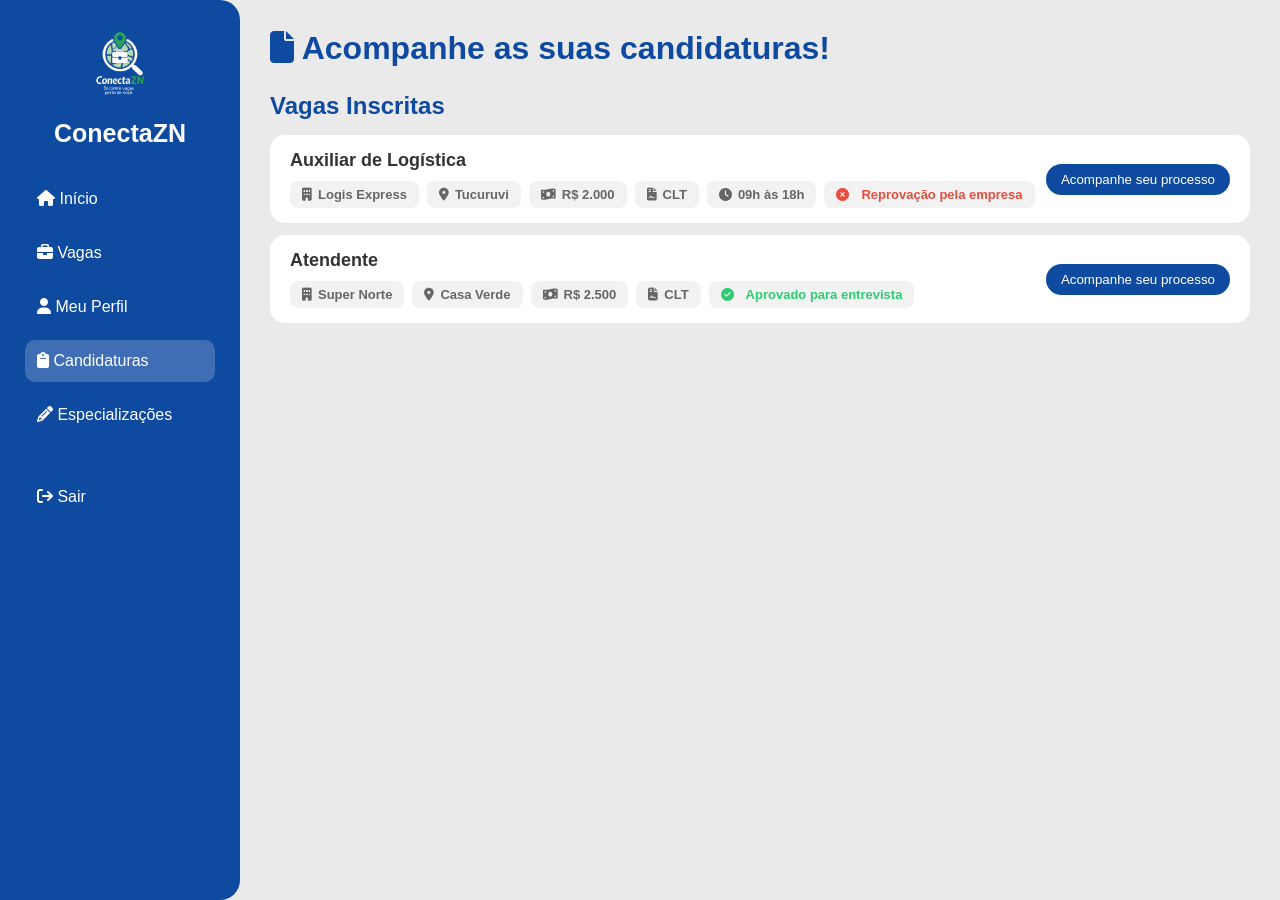
<file: candidaturas.html>
<!DOCTYPE html>
<html lang="pt-br">

<head>
  <meta charset="UTF-8">
  <title>ConectaZN</title>

  <link rel="stylesheet" href="candidaturas.css">

  <link rel="stylesheet"
  href="https://cdnjs.cloudflare.com/ajax/libs/font-awesome/6.5.0/css/all.min.css">
</head>

<body>

<div class="layout">

  <aside class="sidebar">

    <div class="logo">
      <img src="imagens/LOGO.png" alt="Logo ConectaZN">
      <h2>ConectaZN</h2>
    </div>

    <ul>

      <!-- INÍCIO -->
      <li id="btn-inicio">
        <i class="fa-solid fa-house"></i> Início
      </li>

      <!-- VAGAS -->
      <li id="btn-vagas">
      <i class="fa-solid fa-briefcase"></i> Vagas
      </li>

      <!-- PERFIL -->
      <li id="btn-perfil">
      <i class="fa-solid fa-user"></i> Meu Perfil
      </li>

      <!-- CANDIDATURAS -->
      <li class="active" id="btn-candidaturas">
      <i class="fa-solid fa-clipboard"></i> Candidaturas
      </li>
      <!-- CONFIGURAÇÕES -->
      <li id="btn-config">
        <i class="fa-solid fa-pencil"></i> Especializações
      </li>

      <!-- SAIR -->
      <li class="logout" id="btn-sair">
        <i class="fa-solid fa-arrow-right-from-bracket"></i> Sair
      </li>

    </ul>

  </aside>

  <!-- CONTEÚDO -->
  <main class="main">

    <header class="topo">
      <h1>
       <i class="fa-solid fa-file"></i>
        Acompanhe as suas candidaturas!
      </h1>
    </header>

    <section class="vagas">

      <h2>Vagas Inscritas</h2>

      <!-- VAGA 1 -->
      <div class="vaga">
  <div class="info-vaga">
    <h3>Auxiliar de Logística</h3>
    
    <div class="detalhes">
      <p><i class="fa-solid fa-building"></i> Logis Express</p>
      <p><i class="fa-solid fa-location-dot"></i> Tucuruvi</p>
      <p><i class="fa-solid fa-money-bill-wave"></i> R$ 2.000</p>
      <p><i class="fa-solid fa-file-contract"></i> CLT</p>
      <p><i class="fa-solid fa-clock"></i> 09h às 18h</p>

      <!-- STATUS REPROVADO -->
      <p class="status-reprovado">
        <i class="fa-solid fa-circle-xmark"></i> Reprovação pela empresa
      </p>
    </div>
  </div>

  <button>Acompanhe seu processo</button>
</div>
      <!-- VAGA 2 -->
      <div class="vaga">
        <div class="info-vaga">
         <h3>Atendente</h3>
<div class="detalhes">
  <p><i class="fa-solid fa-building"></i> Super Norte</p>
  <p><i class="fa-solid fa-location-dot"></i> Casa Verde</p>
  <p><i class="fa-solid fa-money-bill-wave"></i> R$ 2.500</p>
  <p><i class="fa-solid fa-file-contract"></i> CLT</p>

  <!-- STATUS -->
  <p class="status-aprovado">
    <i class="fa-solid fa-circle-check"></i> Aprovado para entrevista
  </p>
</div>
        </div>
        <button>Acompanhe seu processo</button>
      </div>

    </section>

  </main>

</div>

<script src="script.js"></script>

</body>
</html>
</file>
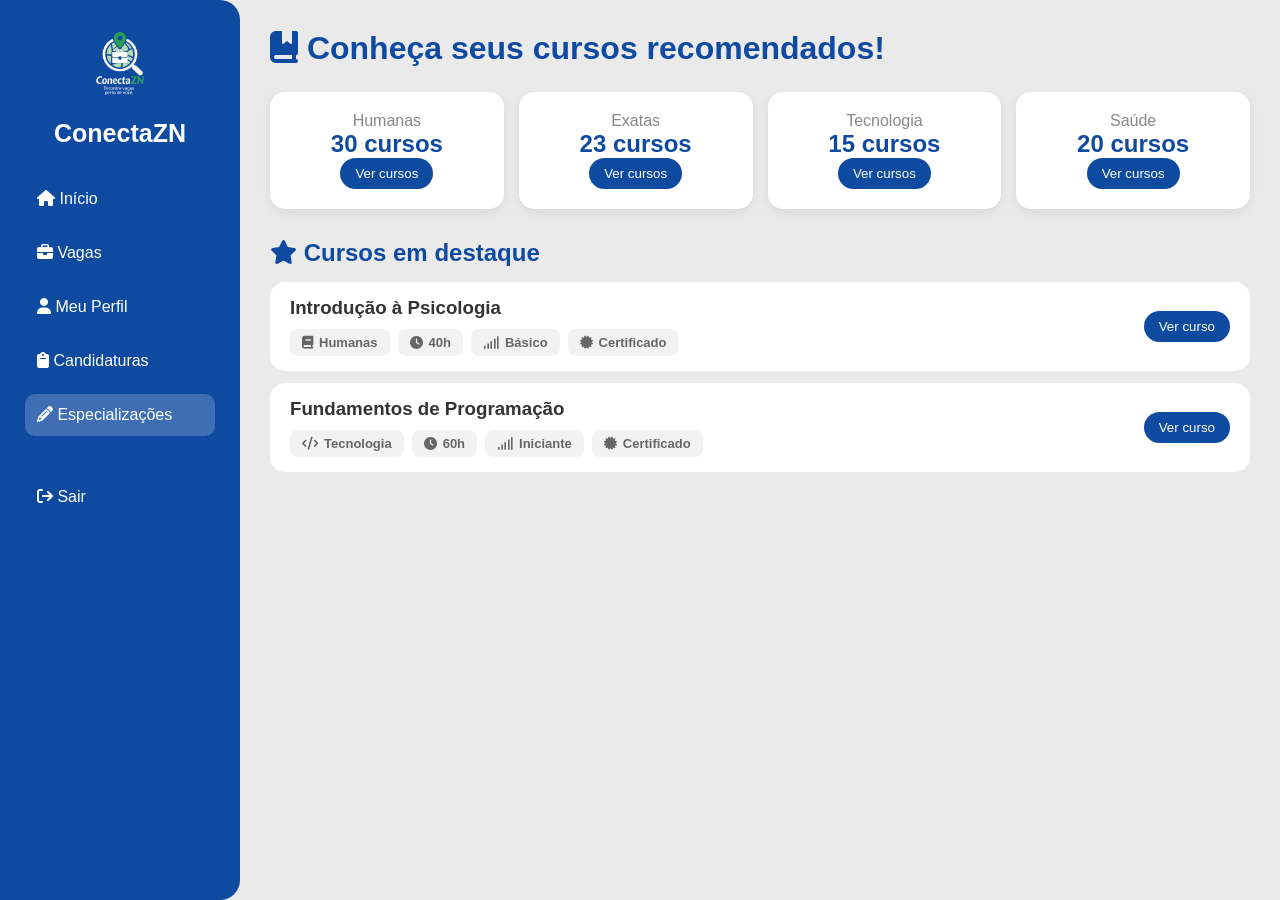
<file: configurações.html>
<!DOCTYPE html>
<html lang="pt-br">

<head>
  <meta charset="UTF-8">
  <title>ConectaZN</title>

  <link rel="stylesheet" href="dashboard.css">
  <link rel="stylesheet" href="vagas.css">

  <link rel="stylesheet"
  href="https://cdnjs.cloudflare.com/ajax/libs/font-awesome/6.5.0/css/all.min.css">
</head>

<body>

<div class="layout">

  <!-- SIDEBAR -->
  <aside class="sidebar">

    <div class="logo">
      <img src="imagens/LOGO.png" alt="Logo ConectaZN">
      <h2>ConectaZN</h2>
    </div>

    <ul>
      <li id="btn-inicio"><i class="fa-solid fa-house"></i> Início</li>
      <li id="btn-vagas"><i class="fa-solid fa-briefcase"></i> Vagas</li>
      <li id="btn-perfil"><i class="fa-solid fa-user"></i> Meu Perfil</li>
      <li id="btn-candidaturas"><i class="fa-solid fa-clipboard"></i> Candidaturas</li>
      <li class="active" id="btn-config"><i class="fa-solid fa-pencil"></i></i> Especializações</li>
      <li class="logout" id="btn-sair"><i class="fa-solid fa-arrow-right-from-bracket"></i> Sair</li>
    </ul>

  </aside>

  <!-- CONTEÚDO -->
  <main class="main">

    <header class="topo">
      <h1>
        <i class="fa-solid fa-book-bookmark"></i>
        Conheça seus cursos recomendados!
      </h1>
    </header>

    <!-- RESUMO -->
    <section class="resumo">

      <div class="box">
        <p>Humanas</p>
        <h2>30 cursos</h2>
        <button class="btn-ver">Ver cursos</button>
      </div>

      <div class="box">
        <p>Exatas</p>
        <h2>23 cursos</h2>
        <button class="btn-ver">Ver cursos</button>
      </div>

      <div class="box">
        <p>Tecnologia</p>
        <h2>15 cursos</h2>
        <button class="btn-ver">Ver cursos</button>
      </div>

      <div class="box">
        <p>Saúde</p>
        <h2>20 cursos</h2>
        <button class="btn-ver">Ver cursos</button>
      </div>

    </section>

    <!-- CURSOS (ANTES ERA VAGAS) -->
    <section class="vagas">

      <h2>
        <i class="fa-solid fa-star"></i>
        Cursos em destaque</h2>
      

      <!-- CURSO 1 -->
      <div class="vaga">

        <div class="info-vaga">

          <h3>Introdução à Psicologia</h3>

          <div class="detalhes">
            <p><i class="fa-solid fa-book"></i> Humanas</p>
            <p><i class="fa-solid fa-clock"></i> 40h</p>
            <p><i class="fa-solid fa-signal"></i> Básico</p>
            <p><i class="fa-solid fa-certificate"></i> Certificado</p>
          </div>

        </div>

        <button>Ver curso</button>

      </div>

      <!-- CURSO 2 -->
      <div class="vaga">

        <div class="info-vaga">

          <h3>Fundamentos de Programação</h3>

          <div class="detalhes">
            <p><i class="fa-solid fa-code"></i> Tecnologia</p>
            <p><i class="fa-solid fa-clock"></i> 60h</p>
            <p><i class="fa-solid fa-signal"></i> Iniciante</p>
            <p><i class="fa-solid fa-certificate"></i> Certificado</p>
          </div>

        </div>

        <button>Ver curso</button>

      </div>

    </section>

  </main>

</div>

<script src="script.js"></script>

</body>
</html>
</file>
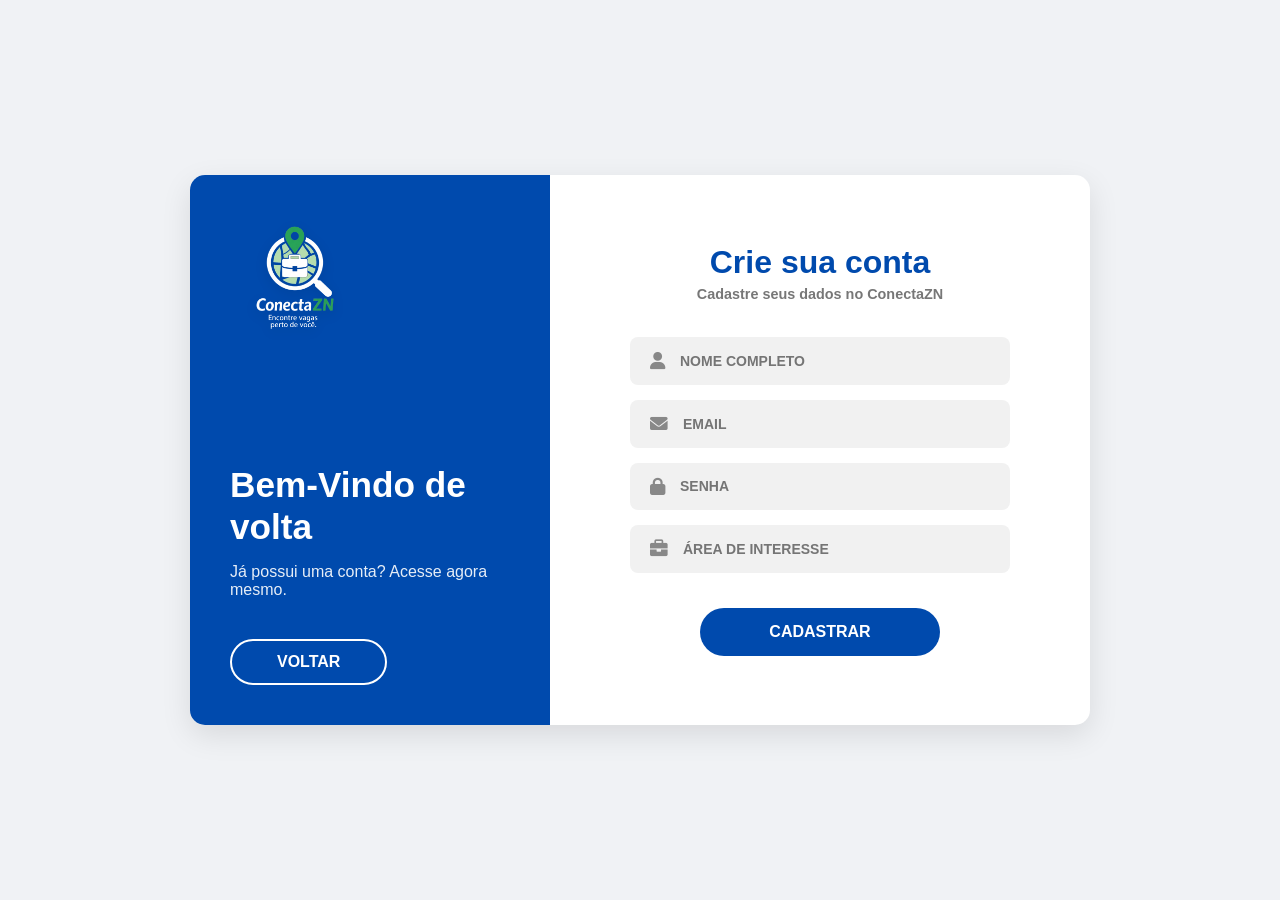
<file: criar-cadastro.html>
<!DOCTYPE html>
<html lang="pt-br">
<head>
    <meta charset="UTF-8">
    <meta name="viewport" content="width=device-width, initial-scale=1.0">
    <title>ConectaZN - Criar Conta</title>
    <link rel="stylesheet" href="https://cdnjs.cloudflare.com/ajax/libs/font-awesome/6.0.0/css/all.min.css">
    <link rel="stylesheet" href="style.css">
</head>
<body>
    <main class="card">
        <!-- PAINEL ESQUERDO (AZUL) -->
        <section class="painel-esquerdo">
            <img src="imagens/LOGO.png" alt="ConectaZN Logo" class="brand-logo">
            <div class="conteudo-texto">
                <h2>Bem-Vindo de volta</h2>
                <p>Já possui uma conta? Acesse agora mesmo.</p>
                <!-- LINK PARA VOLTAR AO LOGIN -->
                <a href="login.html" class="btn-outline" style="text-decoration: none; text-align: center; display: inline-block;">VOLTAR</a>
            </div>
        </section>

        <!-- PAINEL DIREITO (BRANCO) -->
        <section class="painel-direito">
            <h2>Crie sua conta</h2>
            <p class="subtitulo">Cadastre seus dados no ConectaZN</p>

            <form id="form-cadastro">
                <div class="input-box">
                    <i class="fa-solid fa-user"></i>
                    <input type="text" id="reg-nome" placeholder="NOME COMPLETO" required>
                </div>
                <div class="input-box">
                    <i class="fa-solid fa-envelope"></i>
                    <input type="email" id="reg-email" placeholder="EMAIL" required>
                </div>
                <div class="input-box">
                    <i class="fa-solid fa-lock"></i>
                    <input type="password" id="reg-senha" placeholder="SENHA" required>
                </div>
                <div class="input-box">
                    <i class="fa-solid fa-briefcase"></i>
                    <input type="text" id="reg-area" placeholder="ÁREA DE INTERESSE" required>
                </div>
                <button type="submit" class="btn-solido">CADASTRAR</button>
            </form>
        </section>
    </main>
    <script src="script.js"></script>
</body>
</html>
</file>
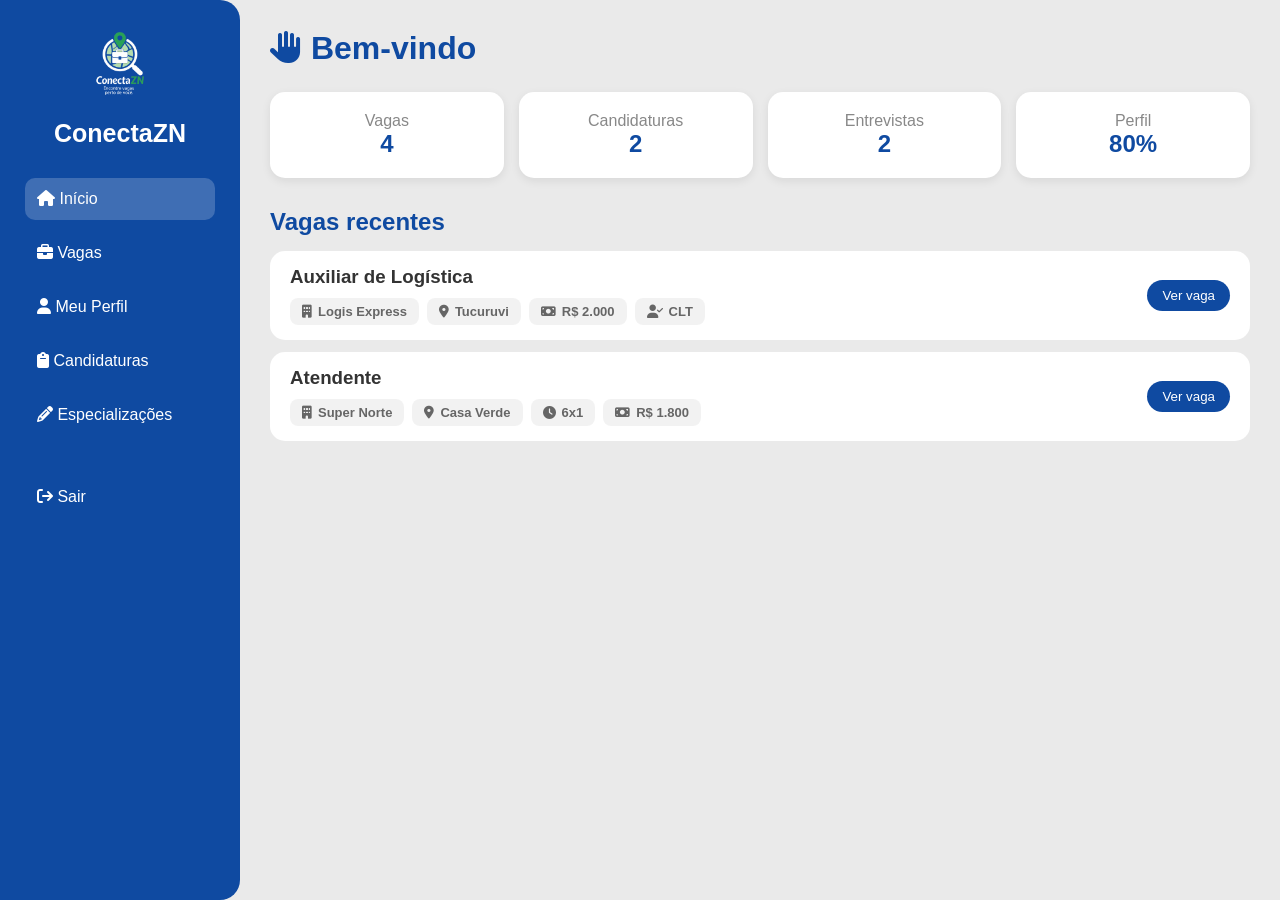
<file: dashboard.html>
<!DOCTYPE html>
<html lang="pt-br">

<head>
  <meta charset="UTF-8">
  <title>ConectaZN</title>

  <link rel="stylesheet" href="dashboard.css">
  <link rel="stylesheet" href="vagas.css">

  <link rel="stylesheet"
  href="https://cdnjs.cloudflare.com/ajax/libs/font-awesome/6.5.0/css/all.min.css">
</head>

<body>

<div class="layout">

  <!-- SIDEBAR -->
  <aside class="sidebar">

    <div class="logo">
      <img src="imagens/LOGO.png" alt="Logo ConectaZN">
      <h2>ConectaZN</h2>
    </div>

    <ul>

      <!-- INÍCIO -->
      <li class="active" id="btn-inicio">
        <i class="fa-solid fa-house"></i> Início
      </li>

      <!-- VAGAS -->
      <li id="btn-vagas">
        <i class="fa-solid fa-briefcase"></i> Vagas
      </li>

      <!-- PERFIL -->
      <li id="btn-perfil">
        <i class="fa-solid fa-user"></i> Meu Perfil
      </li>

      <!-- CANDIDATURAS -->
      <li id="btn-candidaturas">
        <i class="fa-solid fa-clipboard"></i> Candidaturas
      </li>

      <!-- CONFIGURAÇÕES -->
      <li id="btn-config">
        <i class="fa-solid fa-pencil"></i> Especializações
      </li>

      <!-- SAIR -->
      <li class="logout" id="btn-sair">
        <i class="fa-solid fa-arrow-right-from-bracket"></i> Sair
      </li>

    </ul>

  </aside>

  <!-- CONTEÚDO -->
  <main class="main">

    <header class="topo">
      <h1>
        <i class="fa-solid fa-hand"></i>
        Bem-vindo
      </h1>
    </header>

    <!-- RESUMO -->
    <section class="resumo">

      <div class="box">
        <p>Vagas</p>
        <h2>4</h2>
      </div>

      <div class="box">
        <p>Candidaturas</p>
        <h2>2</h2>
      </div>

      <div class="box">
        <p>Entrevistas</p>
        <h2>2</h2>
      </div>

      <div class="box">
        <p>Perfil</p>
        <h2>80%</h2>
      </div>

    </section>

    <!-- VAGAS -->
    <section class="vagas">

      <h2>Vagas recentes</h2>

      <!-- VAGA 1 -->
      <div class="vaga">

        <div class="info-vaga">

          <h3>Auxiliar de Logística</h3>

          <div class="detalhes">
            <p><i class="fa-solid fa-building"></i>Logis Express</p>
            <p><i class="fa-solid fa-map-marker-alt"></i>Tucuruvi</p>
            <p><i class="fa-solid fa-money-bill"></i>R$ 2.000</p>
            <p><i class="fa-solid fa-user-check"></i>CLT</p>
          </div>

        </div>

        <button>Ver vaga</button>

      </div>

      <!-- VAGA 2 -->
      <div class="vaga">

        <div class="info-vaga">

          <h3>Atendente</h3>

          <div class="detalhes">
            <p><i class="fa-solid fa-building"></i>Super Norte</p>
            <p><i class="fa-solid fa-map-marker-alt"></i>Casa Verde</p>
            <p><i class="fa-solid fa-clock"></i>6x1</p>
            <p><i class="fa-solid fa-money-bill"></i>R$ 1.800</p>
          </div>

        </div>

        <button>Ver vaga</button>

      </div>

    </section>

  </main>

</div>

<script src="script.js"></script>

</body>
</html>
</file>
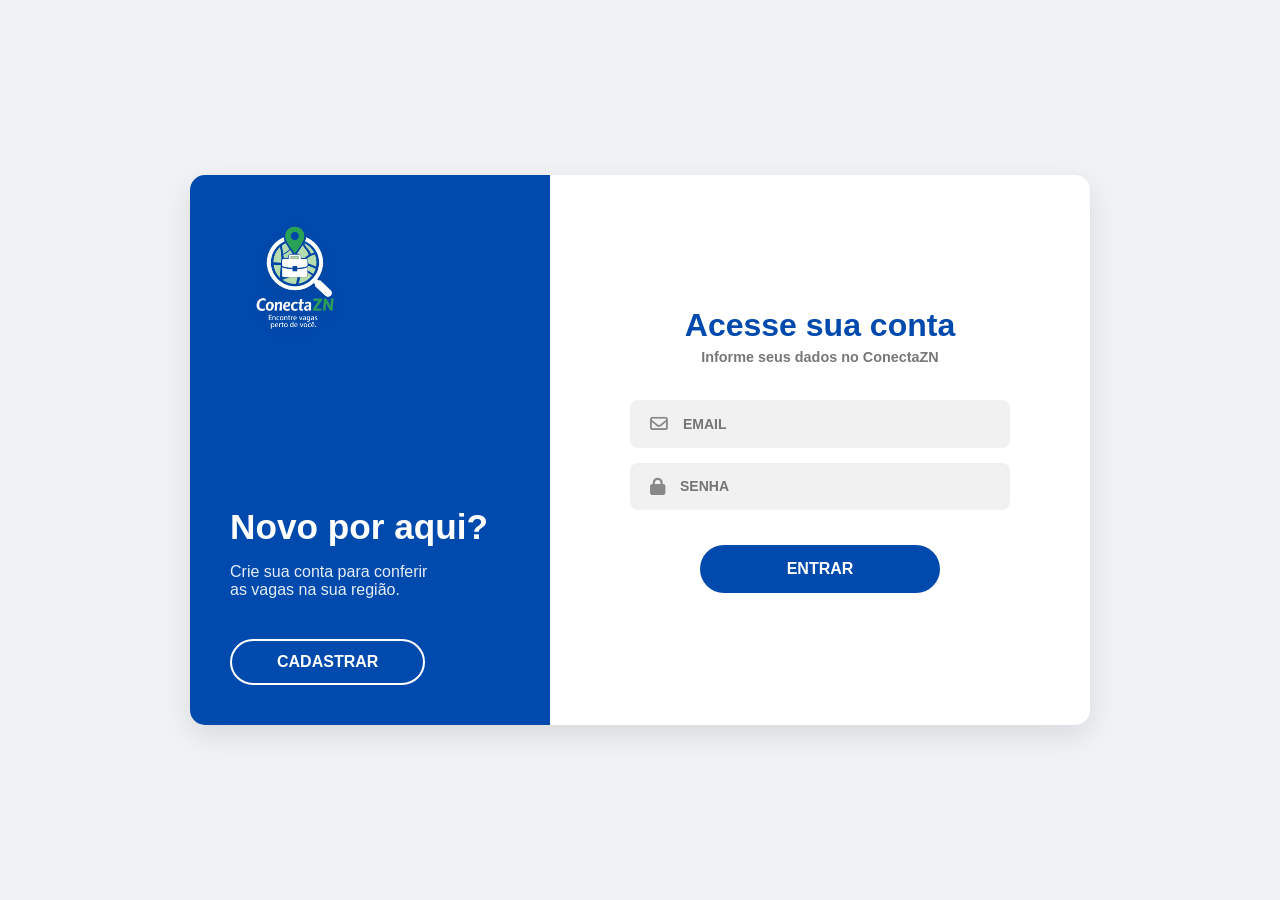
<file: login.html>
<!DOCTYPE html>
<html lang="pt-br">
<head>
    <meta charset="UTF-8">
    <title>ConectaZN - Login</title>
    <link rel="stylesheet" href="https://cdnjs.cloudflare.com/ajax/libs/font-awesome/6.4.0/css/all.min.css">
    <link rel="stylesheet" href="style.css">
</head>
<body>
    <div class="container">
        <div class="card">
            <!-- PAINEL ESQUERDO (AZUL) -->
            <div class="painel-esquerdo">
                <div class="logo-area">
                    <img src="imagens/LOGO.png" alt="ConectaZN Logo" class="brand-logo">
                </div>
                <div class="conteudo-texto">
                    <h2>Novo por aqui?</h2>
                    <p>Crie sua conta para conferir<br>as vagas na sua região.</p>
                    <!-- LINK PARA CADASTRO -->
                    <a href="criar-cadastro.html" class="btn-outline" style="text-decoration: none; text-align: center; display: inline-block;">CADASTRAR</a>
                </div>
            </div>

            <!-- PAINEL DIREITO (BRANCO) -->
            <div class="painel-direito">
                <h2>Acesse sua conta</h2>
                <p class="subtitulo">Informe seus dados no ConectaZN</p>

                <form id="form-login">
                    <div class="input-box">
                        <i class="fa-regular fa-envelope"></i>
                        <input type="email" id="auth-email" placeholder="EMAIL" required>
                    </div>
                    <div class="input-box">
                        <i class="fa-solid fa-lock"></i>
                        <input type="password" id="auth-senha" placeholder="SENHA" required>
                    </div>
                    <button type="submit" id="btn-auth" class="btn-solido">ENTRAR</button>
                </form>
            </div>
        </div>
    </div>
    <script src="script.js"></script>
</body>
</html>
</file>
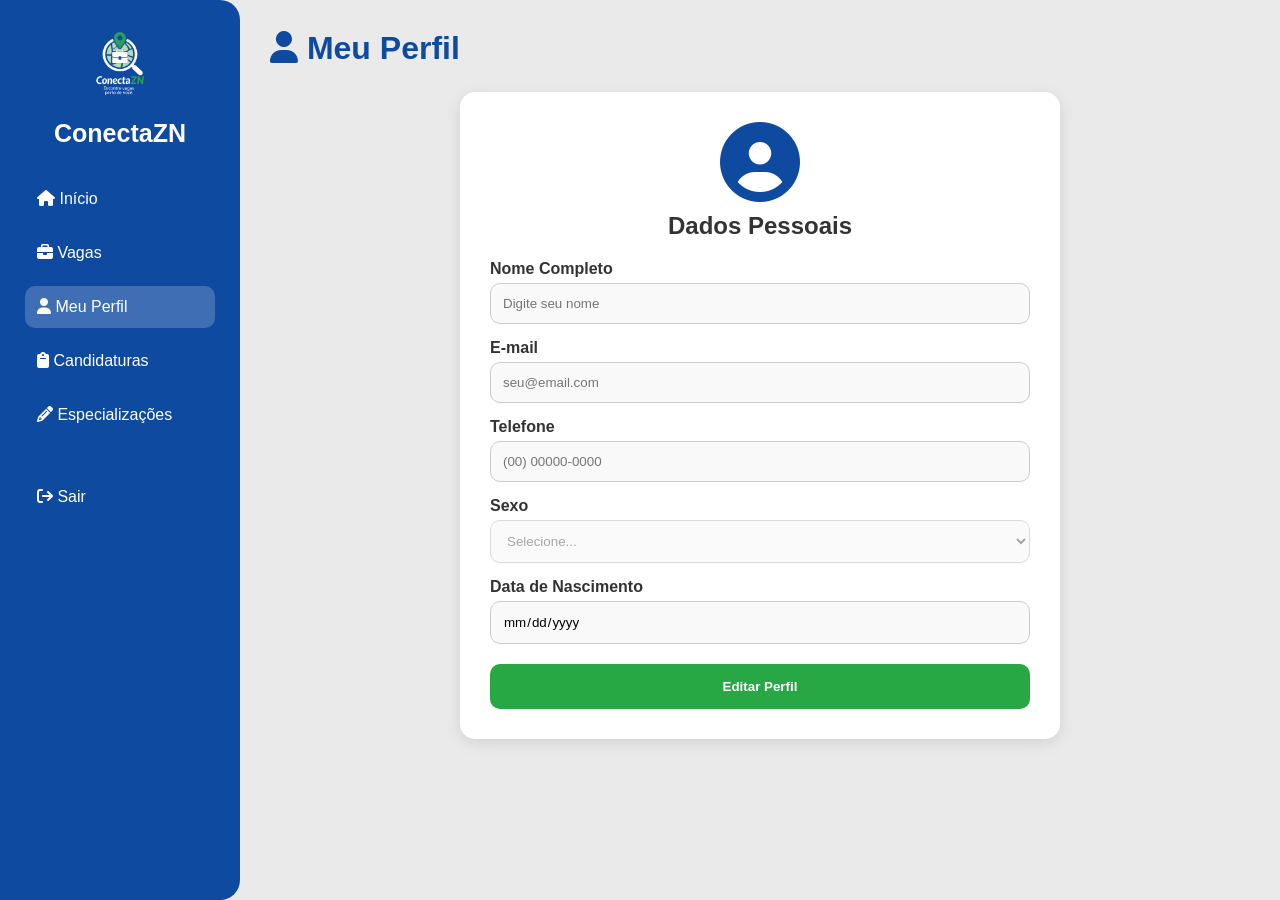
<file: perfil.html>
<!DOCTYPE html>
<html lang="pt-br">
<head>
  <meta charset="UTF-8">
  <title>ConectaZN - Perfil</title>
  <!-- Linkando o CSS que você mandou -->
  <link rel="stylesheet" href="dashboard.css">
  <link rel="stylesheet" href="https://cdnjs.cloudflare.com/ajax/libs/font-awesome/6.5.0/css/all.min.css">
</head>
<body>

<div class="layout">
  <!-- SIDEBAR (Barra Lateral Azul) -->
  <aside class="sidebar">
    <div class="logo">
      <img src="imagens/LOGO.png" alt="Logo ConectaZN">
      <h2>ConectaZN</h2>
    </div>
    <ul>
      <li id="btn-inicio"><i class="fa-solid fa-house"></i> Início</li>
      <li id="btn-vagas"><i class="fa-solid fa-briefcase"></i> Vagas</li>
      <li class="active" id="btn-perfil"><i class="fa-solid fa-user"></i> Meu Perfil</li>
      <li id="btn-candidaturas"><i class="fa-solid fa-clipboard"></i> Candidaturas</li>
      <li id="btn-config"><i class="fa-solid fa-pencil"></i> Especializações</li>
      <li class="logout" id="btn-sair"><i class="fa-solid fa-arrow-right-from-bracket"></i> Sair</li>
    </ul>
  </aside>

  <!-- CONTEÚDO PRINCIPAL (Fundo Cinza) -->
  <main class="main">
    <header class="topo">
      <h1><i class="fa-solid fa-user"></i> Meu Perfil</h1>
    </header>

    <section class="perfil-container" style="max-width: 600px; margin: 20px auto; background: white; padding: 30px; border-radius: 15px; box-shadow: 0 4px 15px rgba(0,0,0,0.1);">
      <form id="form-perfil">
        <div style="text-align: center; margin-bottom: 20px;">
          <i class="fa-solid fa-circle-user" style="font-size: 80px; color: #0f4aa1;"></i>
          <h2 style="margin-top: 10px; color: #333;">Dados Pessoais</h2>
        </div>

        <div style="margin-bottom: 15px;">
          <label style="display:block; font-weight: bold; margin-bottom: 5px; color: #333;">Nome Completo</label>
          <input type="text" id="perf-nome" readonly placeholder="Digite seu nome" style="width:100%; padding: 12px; border-radius: 10px; border: 1px solid #ccc; background: #f9f9f9;">
        </div>

        <div style="margin-bottom: 15px;">
          <label style="display:block; font-weight: bold; margin-bottom: 5px; color: #333;">E-mail</label>
          <input type="email" id="perf-email" readonly placeholder="seu@email.com" style="width:100%; padding: 12px; border-radius: 10px; border: 1px solid #ccc; background: #f9f9f9;">
        </div>

        <div style="margin-bottom: 15px;">
          <label style="display:block; font-weight: bold; margin-bottom: 5px; color: #333;">Telefone</label>
          <input type="tel" id="perf-tel" readonly placeholder="(00) 00000-0000" style="width:100%; padding: 12px; border-radius: 10px; border: 1px solid #ccc; background: #f9f9f9;">
        </div>

        <div style="margin-bottom: 15px;">
          <label style="display:block; font-weight: bold; margin-bottom: 5px; color: #333;">Sexo</label>
          <select id="perf-sexo" disabled style="width:100%; padding: 12px; border-radius: 10px; border: 1px solid #ccc; background: #f9f9f9;">
            <option value="">Selecione...</option>
            <option value="Masculino">Masculino</option>
            <option value="Feminino">Feminino</option>
            <option value="Outro">Outro</option>
          </select>
        </div>

        <div style="margin-bottom: 20px;">
          <label style="display:block; font-weight: bold; margin-bottom: 5px; color: #333;">Data de Nascimento</label>
          <input type="date" id="perf-nascimento" readonly style="width:100%; padding: 12px; border-radius: 10px; border: 1px solid #ccc; background: #f9f9f9;">
        </div>

        <button type="button" id="edit-btn" style="width: 100%; padding: 15px; background: #28a745; color: white; border: none; border-radius: 10px; font-weight: bold; cursor: pointer;">Editar Perfil</button>
        <button type="button" id="save-btn" style="width: 100%; padding: 15px; background: #0f4aa1; color: white; border: none; border-radius: 10px; font-weight: bold; cursor: pointer; display: none;">Salvar Alterações</button>
      </form>
    </section>
  </main>
</div>

<script src="script.js"></script>
</body>
</html>
</file>
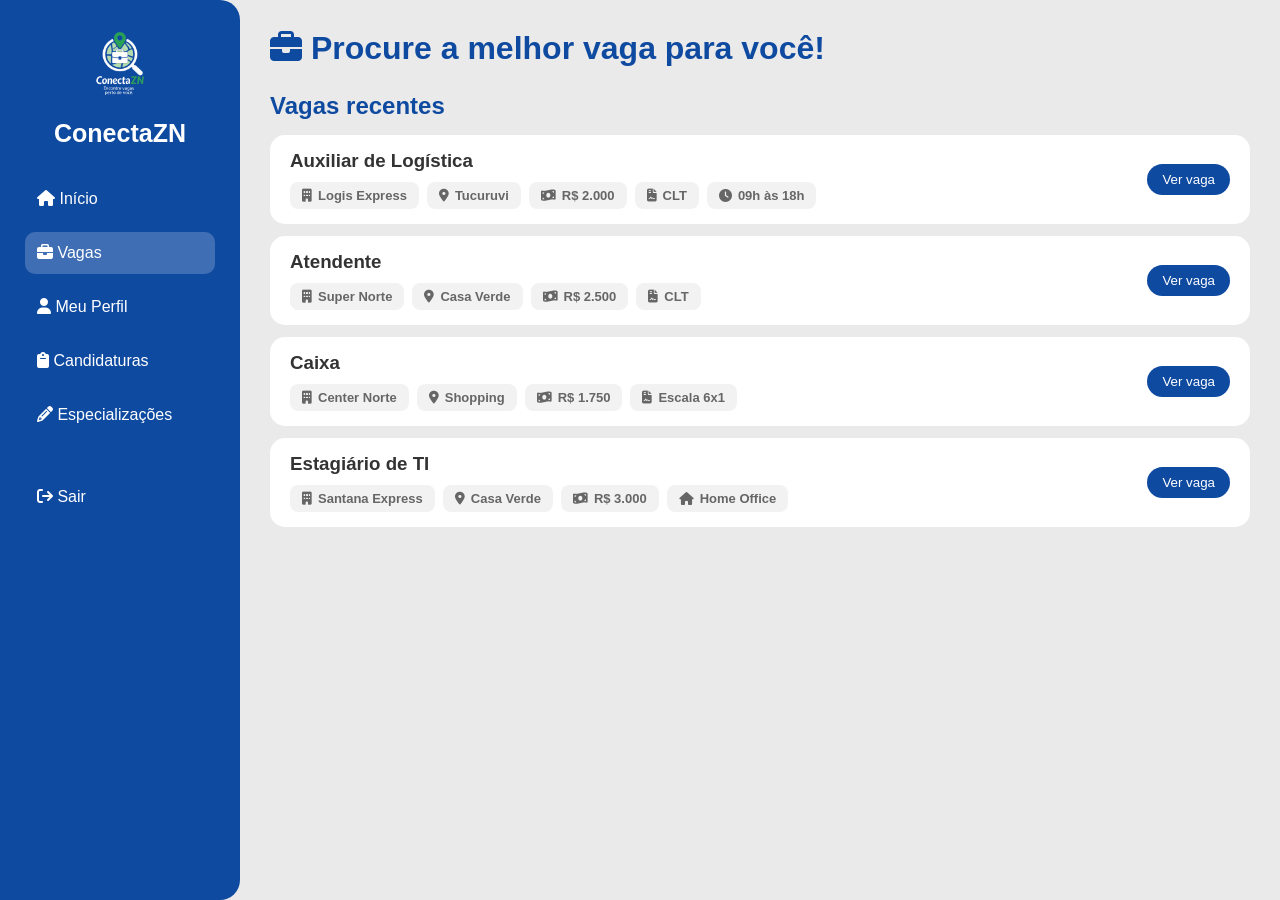
<file: vagas.html>
<!DOCTYPE html>
<html lang="pt-br">

<head>
  <meta charset="UTF-8">
  <title>ConectaZN</title>

  <link rel="stylesheet" href="vagas.css">

  <link rel="stylesheet"
  href="https://cdnjs.cloudflare.com/ajax/libs/font-awesome/6.5.0/css/all.min.css">
</head>

<body>

<div class="layout">

  <aside class="sidebar">

    <div class="logo">
      <img src="imagens/LOGO.png" alt="Logo ConectaZN">
      <h2>ConectaZN</h2>
    </div>

    <ul>

      <!-- INÍCIO -->
      <li id="btn-inicio">
        <i class="fa-solid fa-house"></i> Início
      </li>

      <!-- VAGAS -->
      <li class="active" id="btn-vagas">
        <i class="fa-solid fa-briefcase"></i> Vagas
      </li>

      <!-- PERFIL -->
      <li id="btn-perfil">
        <i class="fa-solid fa-user"></i> Meu Perfil
      </li>

      <!-- CANDIDATURAS -->
      <li id="btn-candidaturas">
        <i class="fa-solid fa-clipboard"></i> Candidaturas
      </li>

      <!-- CONFIGURAÇÕES -->
      <li id="btn-config">
        <i class="fa-solid fa-pencil"></i></i> Especializações
      </li>

      <!-- SAIR -->
      <li class="logout" id="btn-sair">
        <i class="fa-solid fa-arrow-right-from-bracket"></i> Sair
      </li>

    </ul>

  </aside>

  <!-- CONTEÚDO -->
  <main class="main">

    <header class="topo">
      <h1>
        <i class="fa-solid fa-briefcase"></i>
        Procure a melhor vaga para você!
      </h1>
    </header>

    <section class="vagas">

      <h2>Vagas recentes</h2>

      <!-- VAGA 1 -->
      <div class="vaga">
        <div class="info-vaga">
          <h3>Auxiliar de Logística</h3>
          <div class="detalhes">
            <p><i class="fa-solid fa-building"></i> Logis Express</p>
            <p><i class="fa-solid fa-location-dot"></i> Tucuruvi</p>
            <p><i class="fa-solid fa-money-bill-wave"></i> R$ 2.000</p>
            <p><i class="fa-solid fa-file-contract"></i> CLT</p>
            <p><i class="fa-solid fa-clock"></i> 09h às 18h</p>
          </div>
        </div>
        <button>Ver vaga</button>
      </div>

      <!-- VAGA 2 -->
      <div class="vaga">
        <div class="info-vaga">
          <h3>Atendente</h3>
          <div class="detalhes">
            <p><i class="fa-solid fa-building"></i> Super Norte</p>
            <p><i class="fa-solid fa-location-dot"></i> Casa Verde</p>
            <p><i class="fa-solid fa-money-bill-wave"></i> R$ 2.500</p>
            <p><i class="fa-solid fa-file-contract"></i> CLT</p>
          </div>
        </div>
        <button>Ver vaga</button>
      </div>

      <!-- VAGA 3 -->
      <div class="vaga">
        <div class="info-vaga">
          <h3>Caixa</h3>
          <div class="detalhes">
            <p><i class="fa-solid fa-building"></i> Center Norte</p>
            <p><i class="fa-solid fa-location-dot"></i> Shopping</p>
            <p><i class="fa-solid fa-money-bill-wave"></i> R$ 1.750</p>
            <p><i class="fa-solid fa-file-contract"></i> Escala 6x1</p>
          </div>
        </div>
        <button>Ver vaga</button>
      </div>

      <!-- VAGA 4 -->
      <div class="vaga">
        <div class="info-vaga">
          <h3>Estagiário de TI</h3>
          <div class="detalhes">
            <p><i class="fa-solid fa-building"></i> Santana Express</p>
            <p><i class="fa-solid fa-location-dot"></i> Casa Verde</p>
            <p><i class="fa-solid fa-money-bill-wave"></i> R$ 3.000</p>
            <p><i class="fa-solid fa-home"></i> Home Office</p>
          </div>
        </div>
        <button>Ver vaga</button>
      </div>

    </section>

  </main>

</div>

<script src="script.js"></script>

</body>
</html>
</file>
<file: candidaturas.css>
* {
  margin: 0;
  padding: 0;
  box-sizing: border-box;
  font-family: 'Segoe UI', Tahoma, Geneva, Verdana, sans-serif;
}

body {
  background: #eaeaea;
}

.layout {
  display: flex;
}

/* SIDEBAR */
.sidebar {
  width: 240px;
  height: 100vh;
  background: #0f4aa1;
  color: white;
  padding: 25px;
  border-top-right-radius: 20px;
  border-bottom-right-radius: 20px;
}

.logo {
  text-align: center;
  margin-bottom: 30px;
}

.logo img {
  width: 80px;
  height: 80px;
  object-fit: contain;
  margin-bottom: 10px;
}

.logo h2 {
  font-size: 25px;
}

.sidebar ul {
  list-style: none;
}

.sidebar li {
  padding: 12px;
  margin-bottom: 12px;
  border-radius: 10px;
  cursor: pointer;
  transition: 0.3s;
}

.sidebar li:hover,
.sidebar .active {
  background: rgba(255,255,255,0.2);
}

.logout {
  margin-top: 40px;
}

/* MAIN */
.main {
  flex: 1;
  padding: 30px;
}

.topo {
  margin-bottom: 25px;
}

.topo h1 {
  color: #0f4aa1;
}

/* RESUMO (caso use depois) */
.resumo {
  display: grid;
  grid-template-columns: repeat(4, 1fr);
  gap: 15px;
  margin-bottom: 30px;
}

.box {
  background: white;
  padding: 20px;
  border-radius: 15px;
  text-align: center;
  box-shadow: 0 3px 10px rgba(0,0,0,0.08);
}

.box p {
  color: #888;
}

.box h2 {
  color: #0f4aa1;
}

/* VAGAS */
.vagas h2 {
  margin-bottom: 15px;
  color: #0f4aa1;
}

.vaga {
  background: white;
  padding: 15px 20px;
  border-radius: 15px;
  margin-bottom: 12px;
  display: flex;
  justify-content: space-between;
  align-items: center;
}

.vaga h3 {
  color: #333;
}

.vaga p {
  color: #777;
}

/* BOTÕES */
button {
  background: #0f4aa1;
  color: white;
  border: none;
  padding: 8px 15px;
  border-radius: 20px;
  cursor: pointer;
  transition: 0.3s;
}

button:hover {
  background: #0c3d85;
}

/* DETALHES */
.detalhes {
  display: flex;
  flex-wrap: wrap; 
  gap: 8px; 
  margin-top: 10px;
}

.detalhes p {
  background-color: rgba(0, 0, 0, 0.05); 
  color: #666; 
  padding: 6px 12px;
  border-radius: 8px; 
  font-size: 13px;
  font-weight: 600;
  display: flex;
  align-items: center;
  gap: 6px; 
  margin: 0; 
}

/* TÍTULO DA VAGA */
.info-vaga h3 {
  font-size: 18px;
  color: #333;
  margin-bottom: 5px;
}

/* STATUS APROVADO */
.status-aprovado {
  color: #2ecc71 !important;
  font-weight: bold;
  background: rgba(46, 204, 113, 0.1);
  padding: 6px 12px;
  border-radius: 8px;
  display: flex;
  align-items: center;
  gap: 6px;
}

.status-aprovado i {
  margin-right: 6px;
}

.status-reprovado {
  color: #e74c3c !important;
  font-weight: bold;
  background: rgba(231, 76, 60, 0.1);
  padding: 6px 12px;
  border-radius: 8px;
  display: flex;
  align-items: center;
  gap: 6px;
}

.status-reprovado i {
  margin-right: 6px;
}
</file>
<file: dashboard.css>
* {
  margin: 0;
  padding: 0;
  box-sizing: border-box;
  font-family: 'Segoe UI', Tahoma, Geneva, Verdana, sans-serif;
}

body {
  background: #eaeaea;
}


.layout {
  display: flex;
}


.sidebar {
  width: 240px;
  height: 100vh;
  background: #0f4aa1;
  color: white;
  padding: 25px;
  border-top-right-radius: 20px;
  border-bottom-right-radius: 20px;
}


.logo {
  text-align: center;
  margin-bottom: 30px;
}

.logo img {
  width: 80px;
  height: 80px;
  object-fit: contain;
  margin-bottom: 10px;
}

.logo h2 {
  font-size: 25px;
}


.sidebar ul {
  list-style: none;
}

.sidebar li {
  padding: 12px;
  margin-bottom: 12px;
  border-radius: 10px;
  cursor: pointer;
  transition: 0.3s;
}

.sidebar li:hover,
.sidebar .active {
  background: rgba(255,255,255,0.2);
}

.logout {
  margin-top: 40px;
}


.main {
  flex: 1;
  padding: 30px;
}


.topo {
  margin-bottom: 25px;
}

.topo h1 {
  color: #0f4aa1;
}


.resumo {
  display: grid;
  grid-template-columns: repeat(4, 1fr);
  gap: 15px;
  margin-bottom: 30px;
}

.box {
  background: white;
  padding: 20px;
  border-radius: 15px;
  text-align: center;
  box-shadow: 0 3px 10px rgba(0,0,0,0.08);
}

.box p {
  color: #888;
}

.box h2 {
  color: #0f4aa1;
}


.vagas h2 {
  margin-bottom: 15px;
  color: #0f4aa1;
}

.vaga {
  background: white;
  padding: 15px 20px;
  border-radius: 15px;
  margin-bottom: 12px;
  display: flex;
  justify-content: space-between;
  align-items: center;
}

.vaga h3 {
  color: #333;
}

.vaga p {
  color: #777;
}


button {
  background: #0f4aa1;
  color: white;
  border: none;
  padding: 8px 15px;
  border-radius: 20px;
  cursor: pointer;
  transition: 0.3s;
}

button:hover {
  background: #0c3d85;
}
</file>
<file: vagas.css>
* {
  margin: 0;
  padding: 0;
  box-sizing: border-box;
  font-family: 'Segoe UI', Tahoma, Geneva, Verdana, sans-serif;
}

body {
  background: #eaeaea;
}


.layout {
  display: flex;
}


.sidebar {
  width: 240px;
  height: 100vh;
  background: #0f4aa1;
  color: white;
  padding: 25px;
  border-top-right-radius: 20px;
  border-bottom-right-radius: 20px;
}


.logo {
  text-align: center;
  margin-bottom: 30px;
}

.logo img {
  width: 80px;
  height: 80px;
  object-fit: contain;
  margin-bottom: 10px;
}

.logo h2 {
  font-size: 25px;
}


.sidebar ul {
  list-style: none;
}

.sidebar li {
  padding: 12px;
  margin-bottom: 12px;
  border-radius: 10px;
  cursor: pointer;
  transition: 0.3s;
}

.sidebar li:hover,
.sidebar .active {
  background: rgba(255,255,255,0.2);
}

.logout {
  margin-top: 40px;
}


.main {
  flex: 1;
  padding: 30px;
}


.topo {
  margin-bottom: 25px;
}

.topo h1 {
  color: #0f4aa1;
}


.resumo {
  display: grid;
  grid-template-columns: repeat(4, 1fr);
  gap: 15px;
  margin-bottom: 30px;
}

.box {
  background: white;
  padding: 20px;
  border-radius: 15px;
  text-align: center;
  box-shadow: 0 3px 10px rgba(0,0,0,0.08);
}

.box p {
  color: #888;
}

.box h2 {
  color: #0f4aa1;
}


.vagas h2 {
  margin-bottom: 15px;
  color: #0f4aa1;
}

.vaga {
  background: white;
  padding: 15px 20px;
  border-radius: 15px;
  margin-bottom: 12px;
  display: flex;
  justify-content: space-between;
  align-items: center;
}

.vaga h3 {
  color: #333;
}

.vaga p {
  color: #777;
}


button {
  background: #0f4aa1;
  color: white;
  border: none;
  padding: 8px 15px;
  border-radius: 20px;
  cursor: pointer;
  transition: 0.3s;
}

button:hover {
  background: #0c3d85;
}

/* Container que alinha as caixinhas lado a lado */
.detalhes {
    display: flex;
    flex-wrap: wrap; 
    gap: 8px; 
    margin-top: 10px;
}

/* Estilo individual de cada caixinha */
.detalhes p {
    background-color: rgba(0, 0, 0, 0.05); 
    color: #666; 
    padding: 6px 12px;
    border-radius: 8px; 
    font-size: 13px;
    font-weight: 600;
    display: flex;
    align-items: center;
    gap: 6px; 
    margin: 0; 

/* Ajuste no título da vaga para não ficar colado */
.info-vaga h3 {
    font-size: 18px;
    color: #333;
    margin-bottom: 5px;
}
</file>
<file: style.css>
/* RESET PADRÃO */
* {
    margin: 0;
    padding: 0;
    box-sizing: border-box;
    font-family: 'Segoe UI', Tahoma, Geneva, Verdana, sans-serif;
}

/* CENTRALIZAÇÃO DA TELA */
body {
    background-color: #f0f2f5;
    display: flex;
    justify-content: center;
    align-items: center;
    height: 100vh;
}

/* CONTAINER PRINCIPAL (O CARD) */
.card {
    background-color: #ffffff;
    width: 900px;
    min-height: 550px;
    display: flex;
    border-radius: 15px;
    box-shadow: 0 10px 30px rgba(0, 0, 0, 0.1);
    overflow: hidden;
}

/* PAINEL ESQUERDO (AZUL) */
.painel-esquerdo {
    background-color: #004aad; /* Azul principal da marca */
    width: 40%;
    color: white;
    padding: 40px;
    display: flex;
    flex-direction: column;
    justify-content: space-between;
}

/* Ajuste da imagem do Logo */
.brand-logo {
    width: 130px; 
    height: auto;
    filter: drop-shadow(0px 4px 6px rgba(0,0,0,0.1));
}

.conteudo-texto h2 {
    font-size: 2.2rem;
    margin-bottom: 15px;
    line-height: 1.2;
    font-weight: 800;
}

.conteudo-texto p {
    font-size: 1rem;
    margin-bottom: 40px;
    opacity: 0.9;
}

/* Botão Vazado (Entrar) */
.btn-outline {
    background: transparent;
    color: white;
    border: 2px solid white;
    padding: 12px 45px;
    border-radius: 30px;
    font-weight: bold;
    cursor: pointer;
    transition: 0.3s;
    text-transform: uppercase;
}

.btn-outline:hover {
    background-color: white;
    color: #004aad;
}

/* PAINEL DIREITO (BRANCO) */
.painel-direito {
    width: 60%;
    padding: 50px;
    display: flex;
    flex-direction: column;
    align-items: center;
    justify-content: center;
}

.painel-direito h2 {
    color: #004aad;
    font-size: 2rem;
    font-weight: 800;
    margin-bottom: 5px;
}

.subtitulo {
    color: #777;
    margin-bottom: 35px;
    font-size: 0.9rem;
    font-weight: 600;
}

form {
    width: 100%;
    max-width: 380px;
    display: flex;
    flex-direction: column;
    align-items: center;
}

/* CAIXA DOS CAMPOS (CINZA) */
.input-box {
    width: 100%;
    background-color: #f1f1f1;
    display: flex;
    align-items: center;
    padding: 15px 20px;
    margin-bottom: 15px;
    border-radius: 8px;
}

.input-box i {
    color: #888;
    margin-right: 15px;
    font-size: 1.1rem;
}

.input-box input {
    border: none;
    background: transparent;
    outline: none;
    width: 100%;
    font-size: 14px;
    font-weight: 600;
    color: #333;
}

/* BOTÃO CADASTRAR (AZUL) */
.btn-solido {
    background-color: #004aad; /* Azul alterado conforme solicitado */
    color: white;
    border: none;
    padding: 15px 0;
    width: 240px;
    border-radius: 30px;
    font-weight: bold;
    font-size: 1rem;
    cursor: pointer;
    margin-top: 20px;
    transition: 0.3s;
    text-transform: uppercase;
}

.btn-solido:hover {
    background-color: #003380; /* Tom mais escuro para o efeito de clique */
    box-shadow: 0 5px 15px rgba(0, 74, 173, 0.3);
}
</file>
